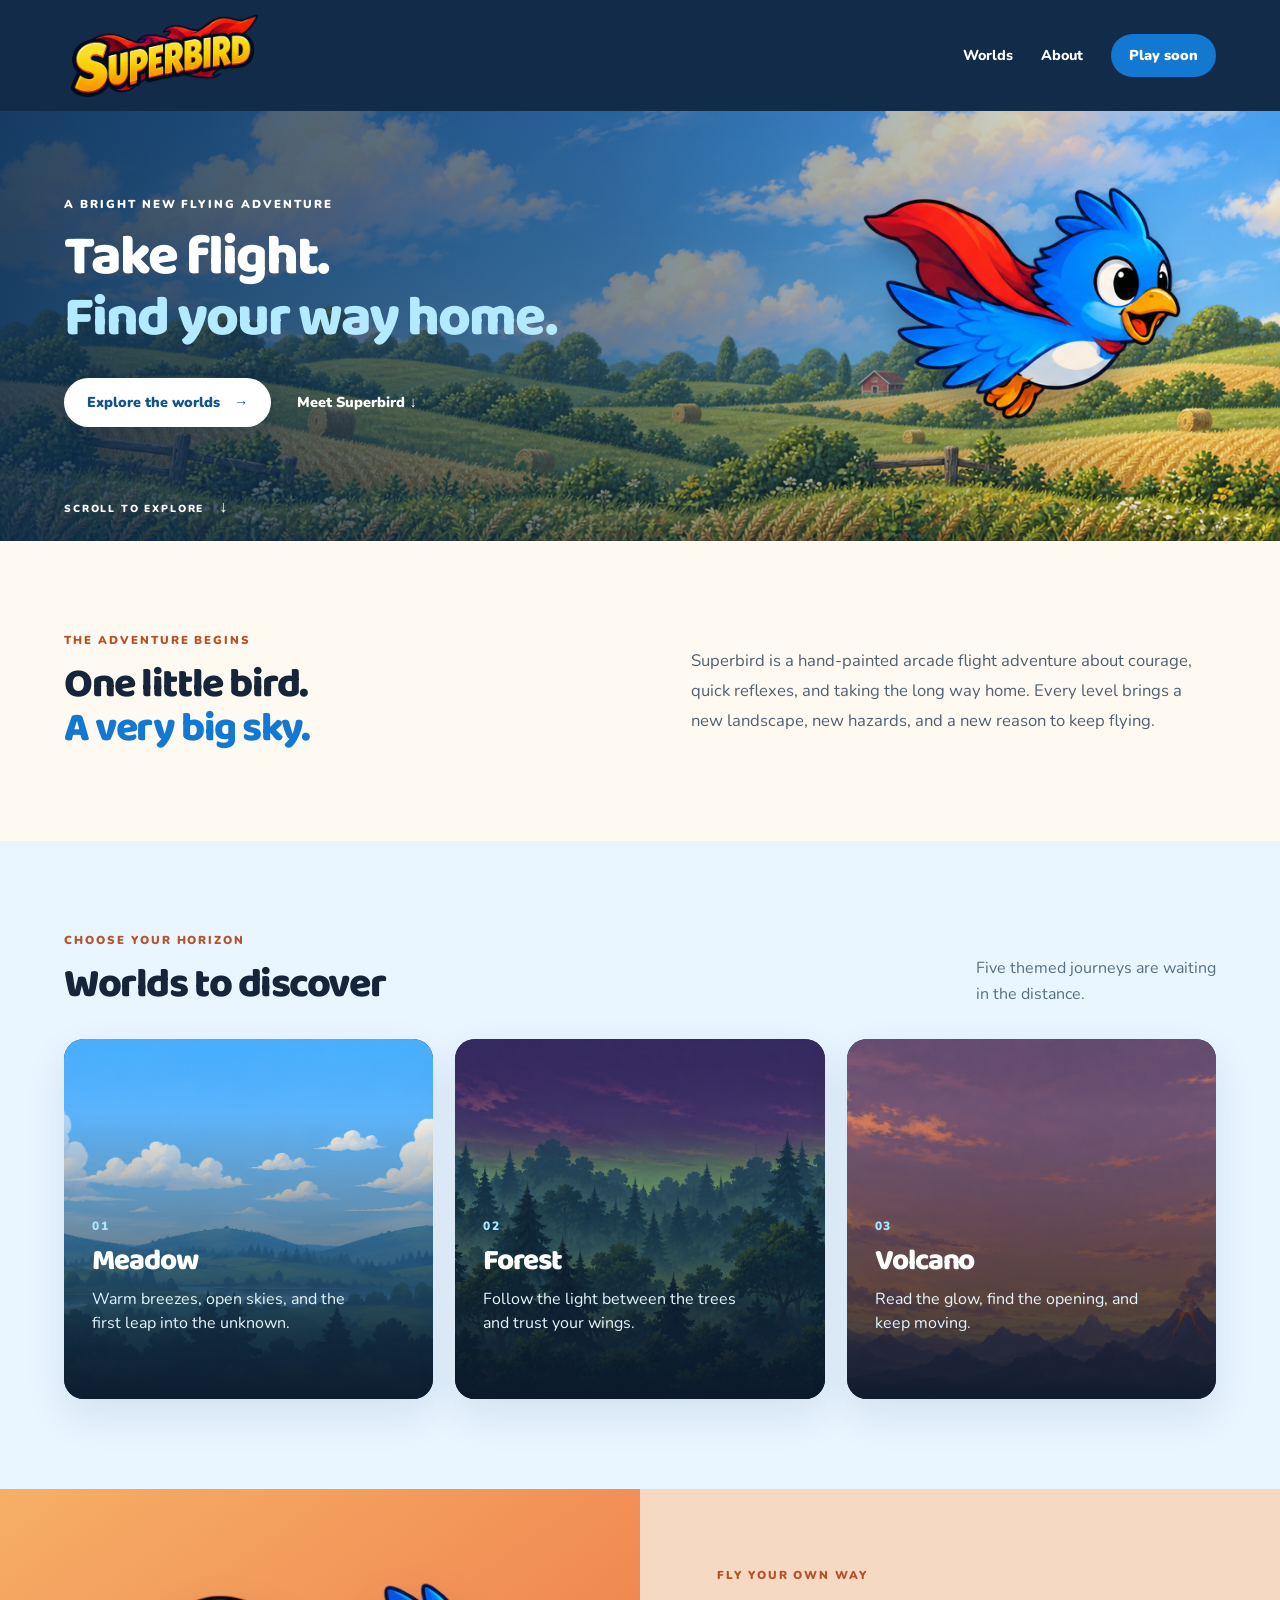
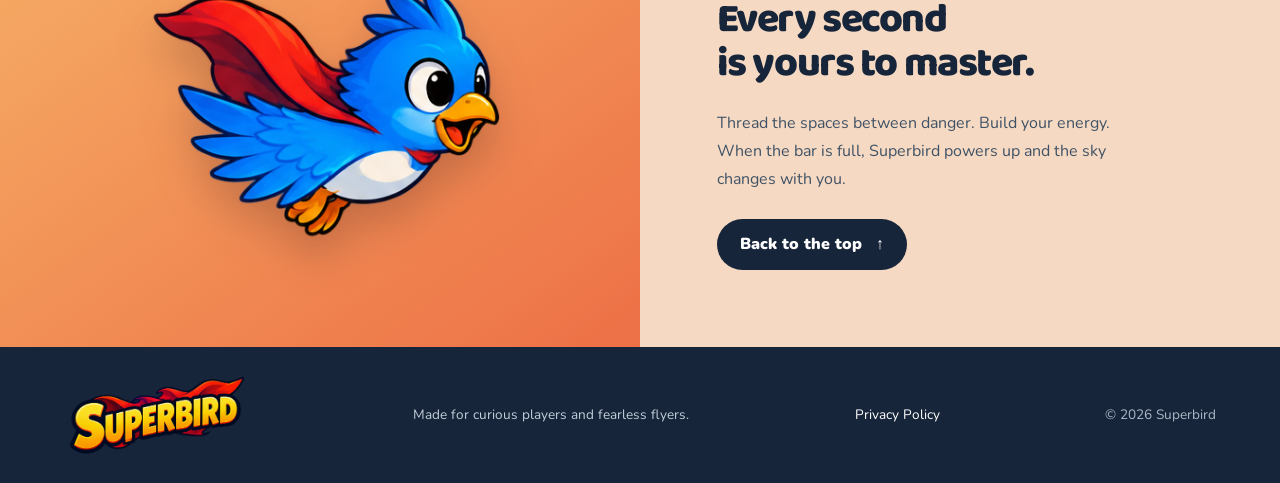
<file: index.html>
<!doctype html>
<html lang="en">
<head>
  <meta charset="utf-8">
  <meta name="viewport" content="width=device-width, initial-scale=1">
  <meta name="description" content="Superbird is a colorful flying adventure through meadow, forest, farm, swamp, and volcano worlds.">
  <title>Superbird — Take Flight</title>
  <link rel="preconnect" href="https://fonts.googleapis.com">
  <link rel="preconnect" href="https://fonts.gstatic.com" crossorigin>
  <link href="https://fonts.googleapis.com/css2?family=Baloo+2:wght@600;700;800&family=Nunito:wght@500;700;800;900&display=swap" rel="stylesheet">
  <link rel="stylesheet" href="styles.css">
  <link rel="stylesheet" href="logo.css">
  <link rel="stylesheet" href="frames.css">
</head>
<body>
  <header class="site-header">
    <a class="brand" href="#top" aria-label="Superbird home"><img src="assets/superbird-logo.png?v=2" alt="Superbird" width="1774" height="887"></a>
    <nav aria-label="Main navigation"><a href="#worlds">Worlds</a><a href="#about">About</a><a class="nav-button" href="#play">Play soon</a></nav>
  </header>

  <main id="top">
    <section class="hero" id="play">
      <div class="hero-shade" aria-hidden="true"></div>
      <div class="hero-layout">
        <div class="hero-content">
          <p class="eyebrow">A bright new flying adventure</p>
          <h1><span class="hero-line">Take flight.</span><span class="hero-line">Find your way home.</span></h1>
          <div class="hero-actions"><a class="button primary" href="#worlds">Explore the worlds <span>→</span></a><a class="text-link" href="#about">Meet Superbird <span>↓</span></a></div>
        </div>
        <div class="hero-art"><div class="bird-frame hero-bird" role="img" aria-label="Superbird flying with his red cape"></div></div>
      </div>
      <a class="hero-scroll" href="#about">SCROLL TO EXPLORE <span aria-hidden="true">↓</span></a>
    </section>

    <section class="intro" id="about">
      <div class="intro-copy"><p class="eyebrow orange">THE ADVENTURE BEGINS</p><h2>One little bird.<br><em>A very big sky.</em></h2></div>
      <p class="intro-text">Superbird is a hand-painted arcade flight adventure about courage, quick reflexes, and taking the long way home. Every level brings a new landscape, new hazards, and a new reason to keep flying.</p>
    </section>

    <section class="worlds" id="worlds">
      <div class="section-heading"><div><p class="eyebrow orange">CHOOSE YOUR HORIZON</p><h2>Worlds to discover</h2></div><p class="section-note">Five themed journeys are waiting in the distance.</p></div>
      <div class="world-grid">
        <article class="world-card meadow"><img src="assets/meadow.png" alt="Bright meadow landscape"><div class="card-content"><span class="world-number">01</span><h3>Meadow</h3><p>Warm breezes, open skies, and the first leap into the unknown.</p><span class="card-arrow">↗</span></div></article>
        <article class="world-card forest"><img src="assets/forest.png" alt="Forest landscape"><div class="card-content"><span class="world-number">02</span><h3>Forest</h3><p>Follow the light between the trees and trust your wings.</p><span class="card-arrow">↗</span></div></article>
        <article class="world-card volcano"><img src="assets/volcano.png" alt="Volcanic landscape"><div class="card-content"><span class="world-number">03</span><h3>Volcano</h3><p>Read the glow, find the opening, and keep moving.</p><span class="card-arrow">↗</span></div></article>
      </div>
    </section>

    <section class="feature"><div class="feature-art"><div class="bird-frame feature-bird" role="img" aria-label="Superbird flapping through the sky"></div></div><div class="feature-copy"><p class="eyebrow orange">FLY YOUR OWN WAY</p><h2>Every second<br>is yours to master.</h2><p>Thread the spaces between danger. Build your energy. When the bar is full, Superbird powers up and the sky changes with you.</p><a class="button dark" href="#top">Back to the top <span>↑</span></a></div></section>
  </main>

  <footer><a class="footer-brand" href="#top" aria-label="Superbird home"><img src="assets/superbird-logo.png?v=2" alt="Superbird" width="1774" height="887" loading="lazy"></a><p>Made for curious players and fearless flyers.</p><a href="privacy.html">Privacy Policy</a><span class="copyright">© 2026 Superbird</span></footer>
  <script src="script.js"></script>
</body>
</html>
</file>
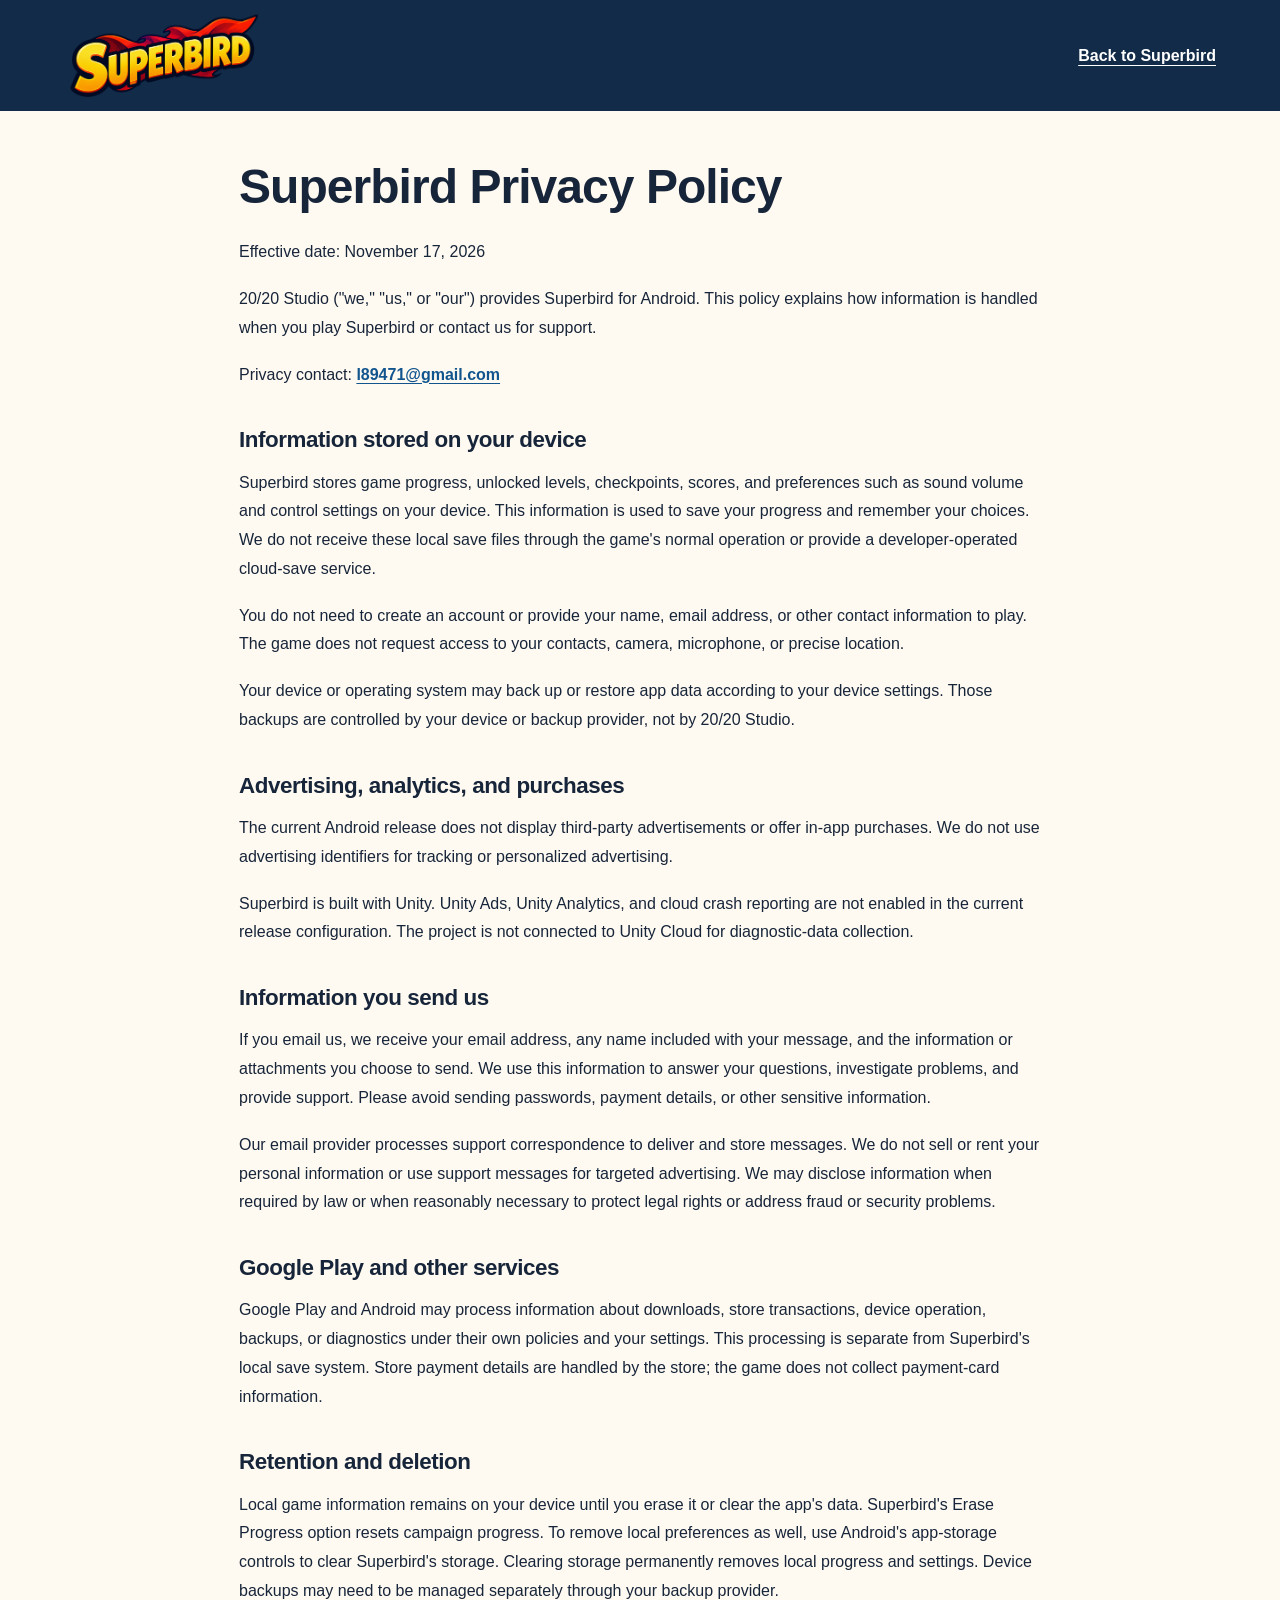
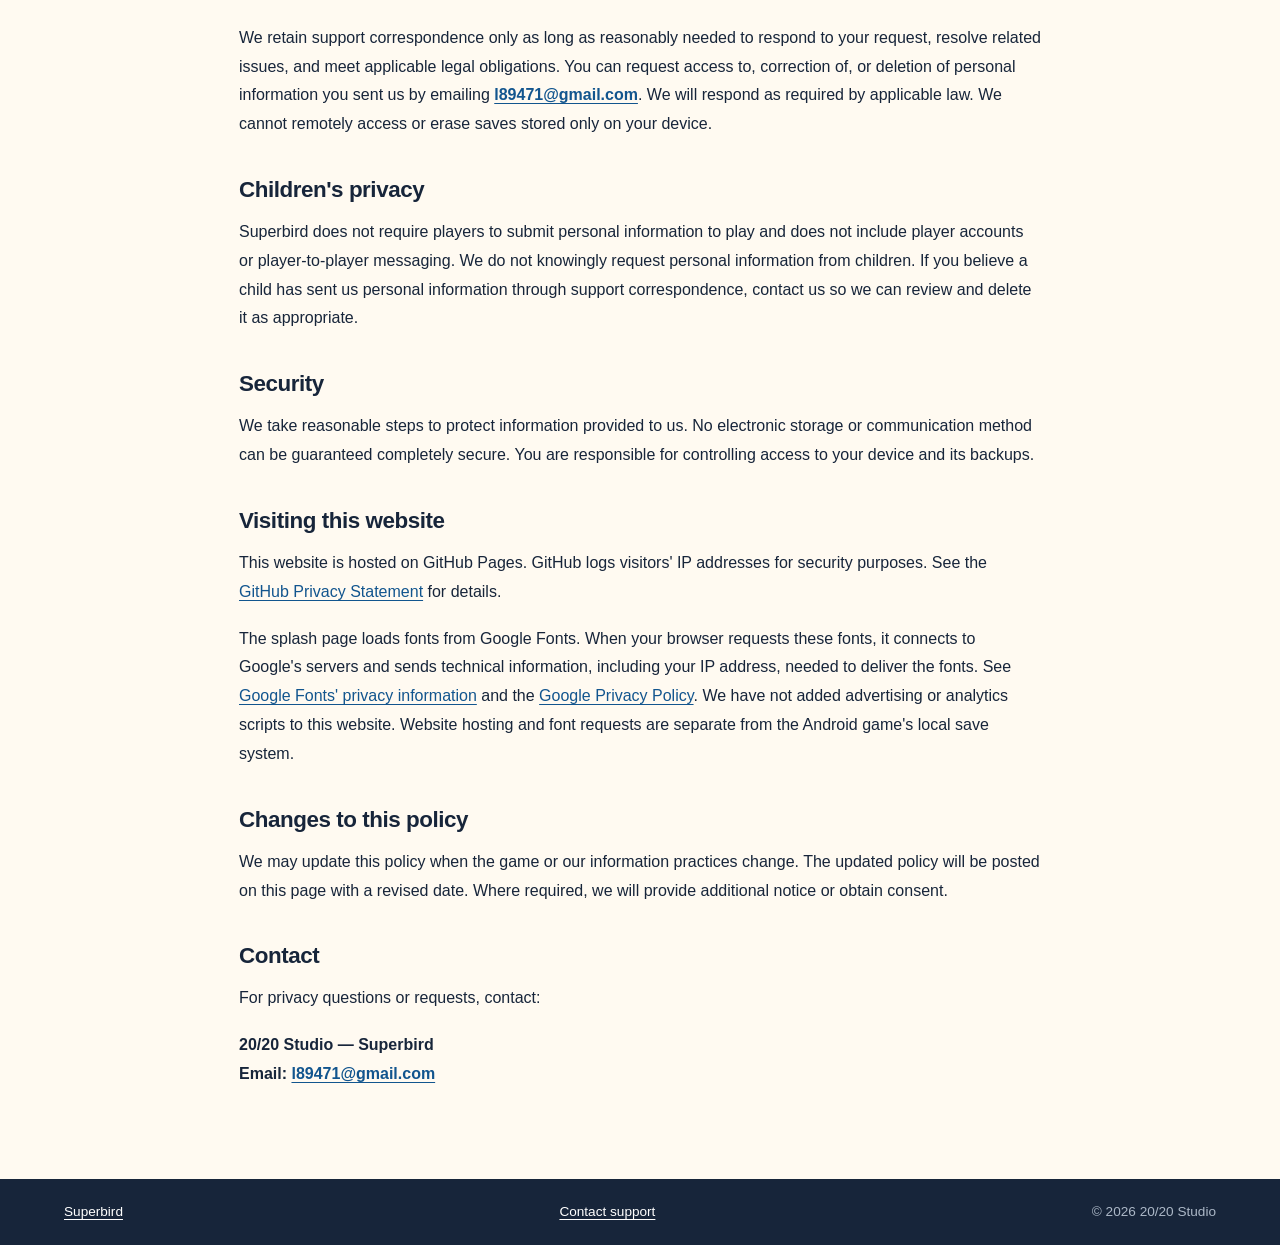
<file: privacy.html>
<!doctype html>
<html lang="en">
<head>
  <meta charset="utf-8">
  <meta name="viewport" content="width=device-width, initial-scale=1">
  <meta name="description" content="Privacy policy for Superbird by 20/20 Studio. Learn about local game saves, support correspondence, and your privacy choices.">
  <title>Superbird Privacy Policy | 20/20 Studio</title>
  <link rel="stylesheet" href="styles.css">
  <link rel="stylesheet" href="logo.css">
  <link rel="stylesheet" href="privacy.css">
</head>
<body class="privacy-page">
  <header class="site-header">
    <a class="brand" href="./" aria-label="Superbird home"><img src="assets/superbird-logo.png?v=2" alt="Superbird" width="1774" height="887"></a>
    <a class="back-link" href="./">Back to Superbird</a>
  </header>
  <main class="policy-content">
    <h1>Superbird Privacy Policy</h1>
<p>Effective date: November 17, 2026</p>
<p>20/20 Studio (&quot;we,&quot; &quot;us,&quot; or &quot;our&quot;) provides Superbird for Android. This policy explains how information is handled when you play Superbird or contact us for support.</p>
<p>Privacy contact: <strong><a href="mailto:l89471@gmail.com">l89471@gmail.com</a></strong></p>
<h2>Information stored on your device</h2>
<p>Superbird stores game progress, unlocked levels, checkpoints, scores, and preferences such as sound volume and control settings on your device. This information is used to save your progress and remember your choices. We do not receive these local save files through the game&#39;s normal operation or provide a developer-operated cloud-save service.</p>
<p>You do not need to create an account or provide your name, email address, or other contact information to play. The game does not request access to your contacts, camera, microphone, or precise location.</p>
<p>Your device or operating system may back up or restore app data according to your device settings. Those backups are controlled by your device or backup provider, not by 20/20 Studio.</p>
<h2>Advertising, analytics, and purchases</h2>
<p>The current Android release does not display third-party advertisements or offer in-app purchases. We do not use advertising identifiers for tracking or personalized advertising.</p>
<p>Superbird is built with Unity. Unity Ads, Unity Analytics, and cloud crash reporting are not enabled in the current release configuration. The project is not connected to Unity Cloud for diagnostic-data collection.</p>
<h2>Information you send us</h2>
<p>If you email us, we receive your email address, any name included with your message, and the information or attachments you choose to send. We use this information to answer your questions, investigate problems, and provide support. Please avoid sending passwords, payment details, or other sensitive information.</p>
<p>Our email provider processes support correspondence to deliver and store messages. We do not sell or rent your personal information or use support messages for targeted advertising. We may disclose information when required by law or when reasonably necessary to protect legal rights or address fraud or security problems.</p>
<h2>Google Play and other services</h2>
<p>Google Play and Android may process information about downloads, store transactions, device operation, backups, or diagnostics under their own policies and your settings. This processing is separate from Superbird&#39;s local save system. Store payment details are handled by the store; the game does not collect payment-card information.</p>
<h2>Retention and deletion</h2>
<p>Local game information remains on your device until you erase it or clear the app&#39;s data. Superbird&#39;s Erase Progress option resets campaign progress. To remove local preferences as well, use Android&#39;s app-storage controls to clear Superbird&#39;s storage. Clearing storage permanently removes local progress and settings. Device backups may need to be managed separately through your backup provider.</p>
<p>We retain support correspondence only as long as reasonably needed to respond to your request, resolve related issues, and meet applicable legal obligations. You can request access to, correction of, or deletion of personal information you sent us by emailing <strong><a href="mailto:l89471@gmail.com">l89471@gmail.com</a></strong>. We will respond as required by applicable law. We cannot remotely access or erase saves stored only on your device.</p>
<h2>Children&#39;s privacy</h2>
<p>Superbird does not require players to submit personal information to play and does not include player accounts or player-to-player messaging. We do not knowingly request personal information from children. If you believe a child has sent us personal information through support correspondence, contact us so we can review and delete it as appropriate.</p>
<h2>Security</h2>
<p>We take reasonable steps to protect information provided to us. No electronic storage or communication method can be guaranteed completely secure. You are responsible for controlling access to your device and its backups.</p>
<h2>Visiting this website</h2>
<p>This website is hosted on GitHub Pages. GitHub logs visitors' IP addresses for security purposes. See the <a href="https://docs.github.com/en/site-policy/privacy-policies/github-general-privacy-statement">GitHub Privacy Statement</a> for details.</p>
<p>The splash page loads fonts from Google Fonts. When your browser requests these fonts, it connects to Google's servers and sends technical information, including your IP address, needed to deliver the fonts. See <a href="https://fonts.google.com/faq">Google Fonts' privacy information</a> and the <a href="https://policies.google.com/privacy">Google Privacy Policy</a>. We have not added advertising or analytics scripts to this website. Website hosting and font requests are separate from the Android game's local save system.</p>
<h2>Changes to this policy</h2>
<p>We may update this policy when the game or our information practices change. The updated policy will be posted on this page with a revised date. Where required, we will provide additional notice or obtain consent.</p>
<h2>Contact</h2>
<p>For privacy questions or requests, contact:</p>
<p><strong>20/20 Studio — Superbird</strong><br><strong>Email: <a href="mailto:l89471@gmail.com">l89471@gmail.com</a></strong></p>
  </main>
  <footer><a href="./">Superbird</a><a href="mailto:l89471@gmail.com">Contact support</a><span class="copyright">&copy; 2026 20/20 Studio</span></footer>
</body>
</html>
</file>
<file: styles.css>
:root {
  --ink: #17253a;
  --blue: #1378d1;
  --sky: #e9f5ff;
  --cream: #fffaf1;
  --h1: clamp(2rem, 4.4vw, 4rem);
  --h2: clamp(1.65rem, 3.2vw, 2.75rem);
  --h3: clamp(1.3rem, 2.3vw, 1.9rem);
  --gutter: clamp(20px, 5vw, 80px);
}
* { box-sizing: border-box; }
html { scroll-behavior: smooth; }
body { margin: 0; color: var(--ink); background: var(--cream); font-family: Nunito, Arial, sans-serif; line-height: 1.6; }
a { color: inherit; text-decoration: none; }
a:focus-visible { outline: 3px solid #ffc74f; outline-offset: 6px; }
img { display: block; max-width: 100%; }
h1, h2, h3 { font-family: "Baloo 2", sans-serif; font-weight: 800; line-height: 1.08; letter-spacing: -.035em; margin: 0; }
h1 { font-size: var(--h1); }
h2 { font-size: var(--h2); }
h3 { font-size: var(--h3); }
p { margin: 0; }
.site-header { display: flex; align-items: center; justify-content: space-between; gap: 20px; padding: 6px var(--gutter); background: #122b48; color: white; }
nav { display: flex; gap: 28px; align-items: center; font-size: .9rem; font-weight: 800; }
nav a:hover, .text-link:hover { text-decoration: underline; text-underline-offset: 5px; }
.nav-button, .button { display: inline-flex; align-items: center; justify-content: center; gap: 14px; border-radius: 999px; font-weight: 900; white-space: nowrap; }
.nav-button { background: var(--blue); padding: 10px 18px; }
.button { padding: 13px 23px; transition: transform .2s, box-shadow .2s; }
.button:hover { transform: translateY(-2px); box-shadow: 0 10px 24px #122b4826; }
.primary { background: white; color: #12558e; box-shadow: 0 8px 24px #071c3826; }
.dark { background: var(--ink); color: white; }
.eyebrow { font-size: .72rem; letter-spacing: .17em; font-weight: 900; text-transform: uppercase; margin-bottom: 14px; }
.eyebrow.orange { color: #b95028; }
.intro, .worlds { padding: clamp(56px, 7vw, 100px) var(--gutter); }
.intro { display: grid; grid-template-columns: 1fr 1fr; align-items: center; gap: 8vw; }
.intro h2 em { color: var(--blue); font-style: normal; }
.intro-text { font-size: clamp(1rem, 1.3vw, 1.125rem); max-width: 540px; color: #516173; line-height: 1.8; }
.worlds { background: var(--sky); }
.section-heading { display: flex; justify-content: space-between; align-items: end; gap: 28px; margin-bottom: 32px; }
.section-note { max-width: 240px; color: #587084; }
.world-grid { display: grid; grid-template-columns: repeat(3, minmax(0, 1fr)); gap: 22px; }
.world-card { min-height: 360px; position: relative; border-radius: 20px; overflow: hidden; isolation: isolate; background: #345; box-shadow: 0 16px 40px #142d761a; }
.world-card img { position: absolute; width: 100%; height: 100%; object-fit: cover; inset: 0; transition: transform .6s; }
.world-card:hover img { transform: scale(1.04); }
.world-card::after { content: ""; position: absolute; inset: 0; background: linear-gradient(0deg, #0b182aef, #0b182a88 38%, transparent 80%); }
.card-content { position: relative; z-index: 1; padding: 28px; padding-top: 174px; color: white; }
.world-number { color: #a8e3ff; font-weight: 900; letter-spacing: .15em; font-size: .75rem; }
.card-content h3 { margin: 6px 0 10px; }
.card-content p { line-height: 1.55; max-width: 280px; padding-right: 16px; color: #e4f4fb; }
.card-arrow { display: none; }
.feature { display: grid; grid-template-columns: 1fr 1fr; background: #f5d9c2; }
.feature-art { display: grid; place-items: center; padding: 52px 28px; background: linear-gradient(145deg, #f6af66, #ed7046); min-height: 410px; }
.feature-copy { padding: clamp(44px, 6vw, 90px) clamp(28px, 6vw, 90px); align-self: center; }
.feature-copy > p:not(.eyebrow) { line-height: 1.75; color: #405366; max-width: 440px; margin: 22px 0 26px; }
footer { display: flex; align-items: center; justify-content: space-between; gap: 28px; padding: 22px var(--gutter); background: var(--ink); color: white; font-size: .85rem; }
footer p { color: #c3cedb; }
.copyright { color: #acb8c7; white-space: nowrap; }
@media (max-width: 780px) {
  nav { gap: 16px; }
  .intro, .feature { grid-template-columns: 1fr; gap: 28px; }
  .feature { gap: 0; }
  .feature-art { min-height: 300px; }
  .world-grid { grid-template-columns: 1fr; }
  .world-card { min-height: 320px; }
  .card-content { padding-top: 154px; }
  .section-heading { display: block; }
  .section-note { margin-top: 18px; max-width: none; }
  footer { flex-wrap: wrap; gap: 16px 28px; }
}
@media (max-width: 520px) {
  :root { --h2: 1.5rem; }
  nav a:not(.nav-button) { display: none; }
  footer { flex-direction: column; align-items: flex-start; }
}
@media (prefers-reduced-motion: reduce) {
  html { scroll-behavior: auto; }
  *, *::before, *::after { animation: none !important; transition: none !important; }
}
</file>
<file: logo.css>
/* Both brand marks use the same artwork isolated from the original spritesheet. */
.brand, .footer-brand { display: block; flex: 0 0 auto; }
.brand img { width: 198px; height: auto; }
.footer-brand img { width: 184px; height: auto; }
@media (max-width: 520px) {
  .brand img { width: 150px; }
  .footer-brand img { width: 168px; }
}
</file>
<file: frames.css>
/* Preserve the first bird's native proportions.
   Sheet: 1536 x 1024. Visible window: x=8, y=132, width=380, height=304. */
.bird-frame {
  aspect-ratio: 380 / 304;
  background: url("assets/superbird-flight.png") no-repeat;
  background-size: 404.210526% 336.842105%;
  background-position: .692042% 18.333333%;
}
.hero {
  position: relative;
  isolation: isolate;
  color: white;
  background: url("assets/hero-fields.png") center bottom / cover no-repeat,
              url("assets/hero-sky.png") center / cover no-repeat;
}
.hero-shade {
  position: absolute;
  inset: 0;
  z-index: -1;
  background: linear-gradient(90deg, #0b2a4cde, #0b2a4c8c 48%, #0b2a4c12 90%);
}
.hero-layout {
  display: grid;
  grid-template-columns: minmax(0, 1.75fr) minmax(0, 1fr);
  gap: clamp(20px, 4vw, 64px);
  align-items: center;
  max-width: 1440px;
  min-height: 430px;
  margin: auto;
  padding: 46px var(--gutter) 76px;
}
.hero-content { min-width: 0; }
.hero-line { display: block; white-space: nowrap; }
.hero-line:last-child { color: #b4eaff; }
.hero-actions { display: flex; align-items: center; flex-wrap: wrap; gap: 16px 26px; margin-top: 28px; font-size: .9rem; }
.text-link { font-weight: 900; }
.hero-art { display: grid; place-items: center; min-width: 0; }
.hero-bird { width: min(100%, 330px); filter: drop-shadow(0 18px 12px #10264144); animation: bird-hover 5s ease-in-out infinite; }
.hero-scroll { position: absolute; bottom: 20px; left: max(var(--gutter), calc((100% - 1440px) / 2 + var(--gutter))); font-size: .64rem; letter-spacing: .18em; font-weight: 900; }
.hero-scroll span { margin-left: 10px; font-size: 1rem; }
.feature-bird { width: min(100%, 360px); filter: drop-shadow(0 22px 20px #4e292244); animation: bird-hover 6s ease-in-out infinite; }
@keyframes bird-hover {
  0%, 100% { transform: translateY(5px); }
  50% { transform: translateY(-5px); }
}
@media (max-width: 780px) {
  .hero-layout { grid-template-columns: 1fr; min-height: 0; gap: 24px; padding: 36px var(--gutter) 62px; }
  .hero-content h1 { font-size: clamp(1.5625rem, 6.7vw, 3rem); }
  .hero-art { justify-items: end; padding-right: 4%; }
  .hero-bird { width: clamp(180px, 38vw, 260px); }
  .hero-actions { margin-top: 22px; }
}
</file>
<file: privacy.css>
.privacy-page { font-family: Arial, sans-serif; }
.privacy-page h1, .privacy-page h2 { font-family: Arial, sans-serif; letter-spacing: -.02em; }
.back-link { font-weight: 700; text-decoration: underline; text-underline-offset: 4px; }
.policy-content { max-width: 850px; margin: 0 auto; padding: 48px 24px 72px; overflow-wrap: anywhere; }
.policy-content h1 { font-size: clamp(2rem, 5vw, 3rem); margin-bottom: 24px; line-height: 1.15; }
.policy-content h2 { font-size: 1.4rem; margin: 36px 0 14px; line-height: 1.3; }
.policy-content p { margin: 0 0 18px; line-height: 1.8; }
.policy-content a { color: #12558e; text-decoration: underline; text-underline-offset: 3px; }
.privacy-page footer a { text-decoration: underline; text-underline-offset: 3px; }
@media (max-width: 520px) {
  .privacy-page .site-header { flex-wrap: wrap; padding-bottom: 16px; }
}
</file>
